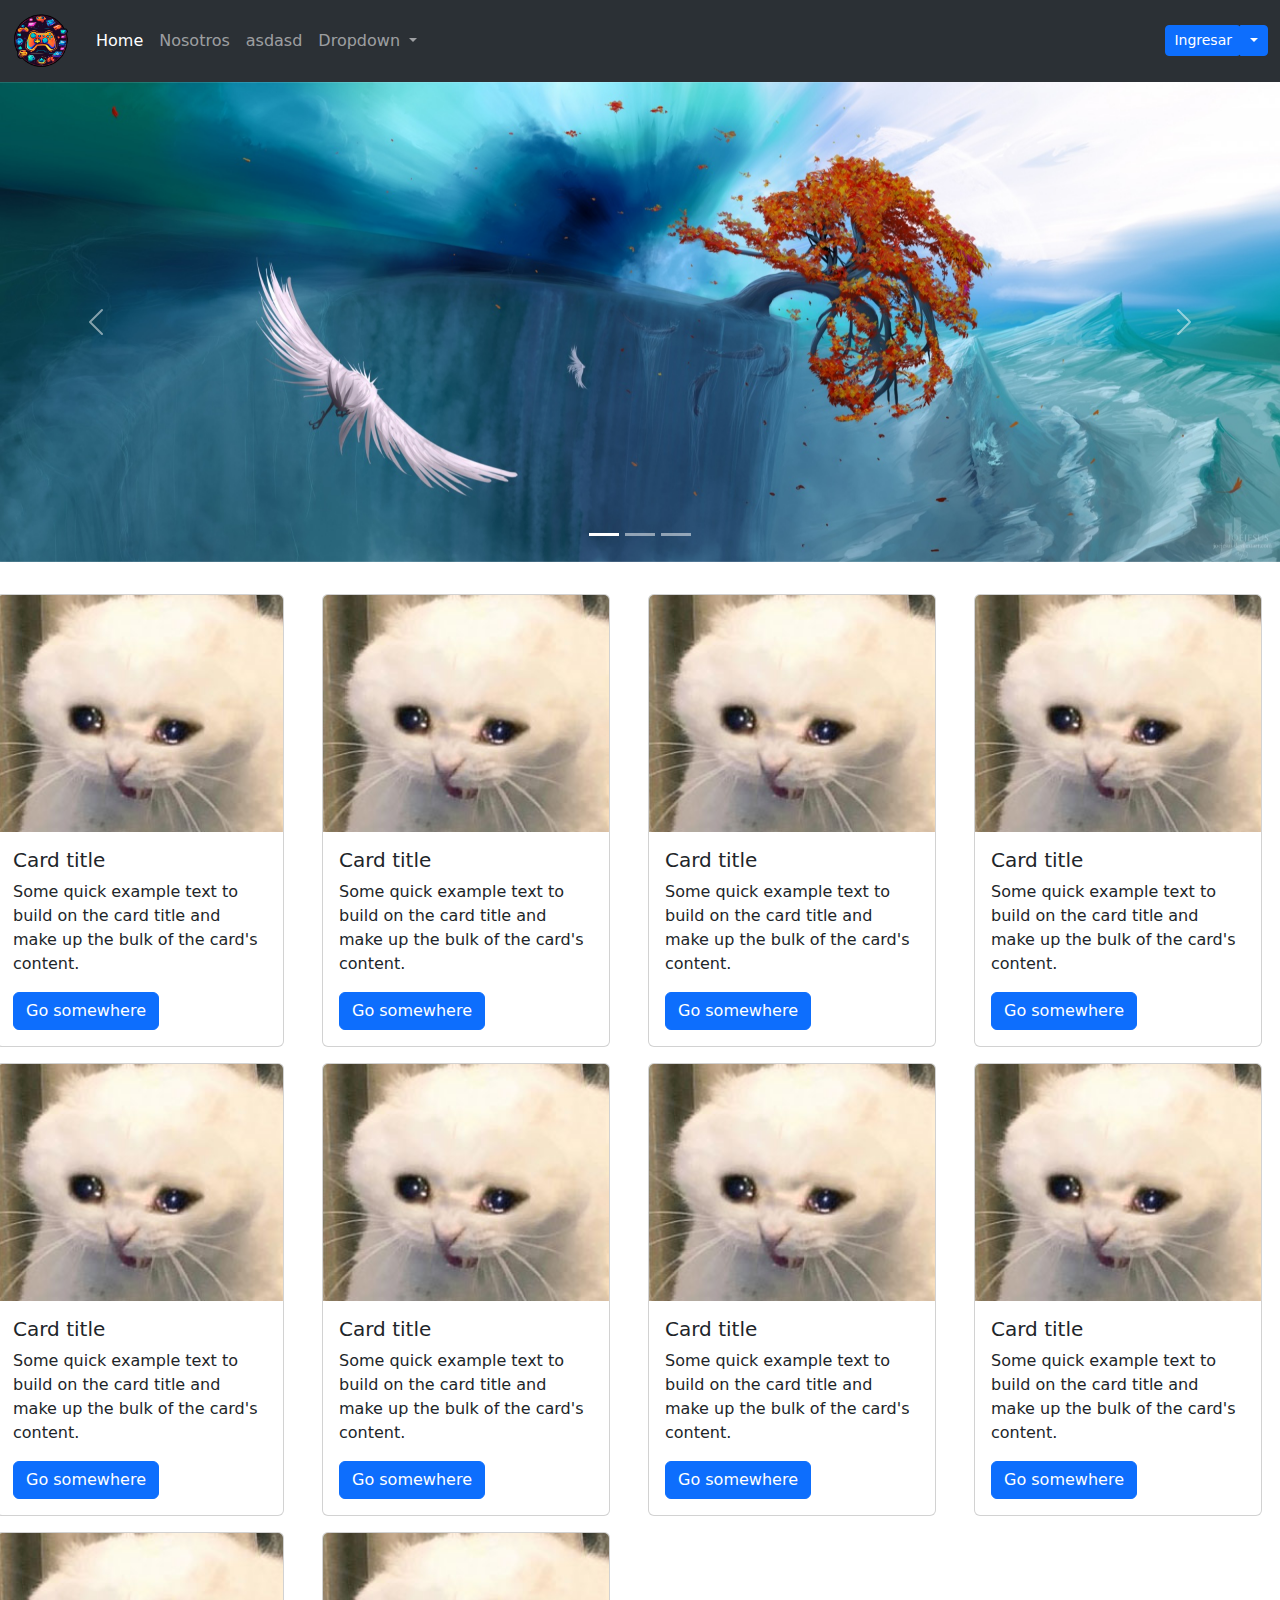
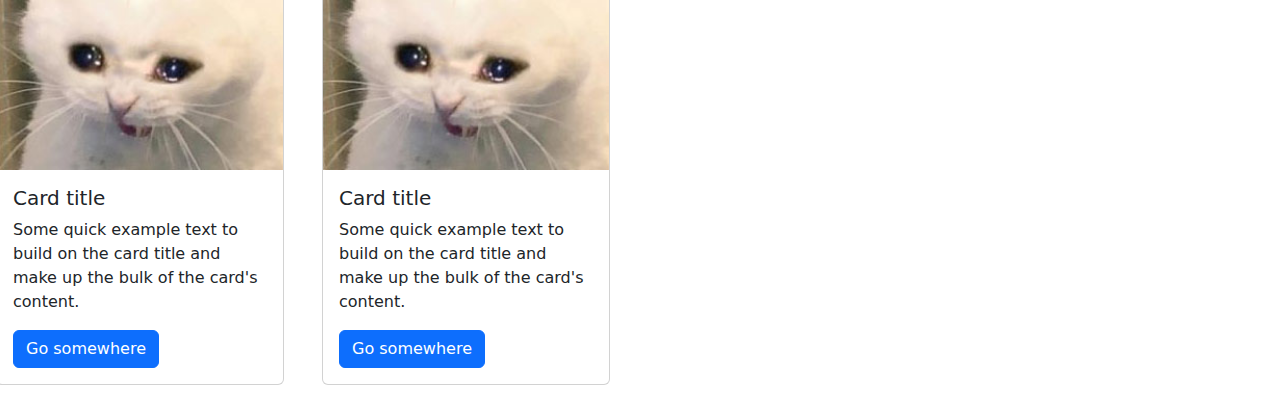
<file: Segunda Pagina/index.html>
<!doctype html>
<html lang="en">
    <head>
        <meta charset="utf-8">
        <meta name="viewport" content="width=device-width, initial-scale=1">
        <title>Tienda de juegos</title>
        <link href="https://cdn.jsdelivr.net/npm/bootstrap@5.3.3/dist/css/bootstrap.min.css" rel="stylesheet" integrity="sha384-QWTKZyjpPEjISv5WaRU9OFeRpok6YctnYmDr5pNlyT2bRjXh0JMhjY6hW+ALEwIH" crossorigin="anonymous">
        <script src="https://cdn.jsdelivr.net/npm/bootstrap@5.3.3/dist/js/bootstrap.bundle.min.js" integrity="sha384-YvpcrYf0tY3lHB60NNkmXc5s9fDVZLESaAA55NDzOxhy9GkcIdslK1eN7N6jIeHz" crossorigin="anonymous"></script>

    </head>
    <body>
        <!-- Menu Superior -->
        <div id="menu"></div>

        <!-- Slider Carrusel -->
        <div id="carouselExampleIndicators" class="carousel slide">
            <div class="carousel-indicators">
                <button type="button" data-bs-target="#carouselExampleIndicators" data-bs-slide-to="0" class="active" aria-current="true" aria-label="Slide 1"></button>
                <button type="button" data-bs-target="#carouselExampleIndicators" data-bs-slide-to="1" aria-label="Slide 2"></button>
                <button type="button" data-bs-target="#carouselExampleIndicators" data-bs-slide-to="2" aria-label="Slide 3"></button>
                </div>
                <div class="carousel-inner">

                <div class="carousel-item active" data-bs-interval="2000">
                    <img src="img/carrusel prueba.jpg" class="d-block w-100" alt="...">
                </div>

                <div class="carousel-item" data-bs-interval="2000">
                    <img src="img/carrusel prueba.jpg" class="d-block w-100" alt="...">
                </div>

                <div class="carousel-item" data-bs-interval="2000">
                    <img src="img/carrusel prueba.jpg" class="d-block w-100" alt="...">
                </div>
                </div>
                <button class="carousel-control-prev" type="button" data-bs-target="#carouselExampleIndicators" data-bs-slide="prev">
                <span class="carousel-control-prev-icon" aria-hidden="true"></span>
                <span class="visually-hidden">Previous</span>
                </button>
                <button class="carousel-control-next" type="button" data-bs-target="#carouselExampleIndicators" data-bs-slide="next">
                <span class="carousel-control-next-icon" aria-hidden="true"></span>
                <span class="visually-hidden">Next</span>
                </button>
        </div>

        <br>

        <!-- Cards para juegos -->
        <div class="row">
            <div class="col p-2 col-sm_12 col-md-6 col-l-g4 col-xl-3">
                <div class="card" style="width: 18rem;">
                    <img src="img/card test.jpg" class="card-img-top" alt="...">
                    <div class="card-body">
                    <h5 class="card-title">Card title</h5>
                    <p class="card-text">Some quick example text to build on the card title and make up the bulk of the card's content.</p>
                    <a href="#" class="btn btn-primary">Go somewhere</a>
                    </div>
                </div>
            </div>

            <div class="col p-2 col-sm_12 col-md-6 col-l-g4 col-xl-3">
                <div class="card" style="width: 18rem;">
                    <img src="img/card test.jpg" class="card-img-top" alt="...">
                    <div class="card-body">
                    <h5 class="card-title">Card title</h5>
                    <p class="card-text">Some quick example text to build on the card title and make up the bulk of the card's content.</p>
                    <a href="#" class="btn btn-primary">Go somewhere</a>
                    </div>
                </div>
            </div>

            <div class="col p-2 col-sm_12 col-md-6 col-l-g4 col-xl-3">
                <div class="card" style="width: 18rem;">
                    <img src="img/card test.jpg" class="card-img-top" alt="...">
                    <div class="card-body">
                    <h5 class="card-title">Card title</h5>
                    <p class="card-text">Some quick example text to build on the card title and make up the bulk of the card's content.</p>
                    <a href="#" class="btn btn-primary">Go somewhere</a>
                    </div>
                </div>
            </div>

            <div class="col p-2 col-sm_12 col-md-6 col-l-g4 col-xl-3">
                <div class="card" style="width: 18rem;">
                    <img src="img/card test.jpg" class="card-img-top" alt="...">
                    <div class="card-body">
                    <h5 class="card-title">Card title</h5>
                    <p class="card-text">Some quick example text to build on the card title and make up the bulk of the card's content.</p>
                    <a href="#" class="btn btn-primary">Go somewhere</a>
                    </div>
                </div>
            </div>

            <div class="col p-2 col-sm_12 col-md-6 col-l-g4 col-xl-3">
                <div class="card" style="width: 18rem;">
                    <img src="img/card test.jpg" class="card-img-top" alt="...">
                    <div class="card-body">
                    <h5 class="card-title">Card title</h5>
                    <p class="card-text">Some quick example text to build on the card title and make up the bulk of the card's content.</p>
                    <a href="#" class="btn btn-primary">Go somewhere</a>
                    </div>
                </div>
            </div>

            <div class="col p-2 col-sm_12 col-md-6 col-l-g4 col-xl-3">
                <div class="card" style="width: 18rem;">
                    <img src="img/card test.jpg" class="card-img-top" alt="...">
                    <div class="card-body">
                    <h5 class="card-title">Card title</h5>
                    <p class="card-text">Some quick example text to build on the card title and make up the bulk of the card's content.</p>
                    <a href="#" class="btn btn-primary">Go somewhere</a>
                    </div>
                </div>
            </div>

            <div class="col p-2 col-sm_12 col-md-6 col-l-g4 col-xl-3">
                <div class="card" style="width: 18rem;">
                    <img src="img/card test.jpg" class="card-img-top" alt="...">
                    <div class="card-body">
                    <h5 class="card-title">Card title</h5>
                    <p class="card-text">Some quick example text to build on the card title and make up the bulk of the card's content.</p>
                    <a href="#" class="btn btn-primary">Go somewhere</a>
                    </div>
                </div>
            </div>

            <div class="col p-2 col-sm_12 col-md-6 col-l-g4 col-xl-3">
                <div class="card" style="width: 18rem;">
                    <img src="img/card test.jpg" class="card-img-top" alt="...">
                    <div class="card-body">
                    <h5 class="card-title">Card title</h5>
                    <p class="card-text">Some quick example text to build on the card title and make up the bulk of the card's content.</p>
                    <a href="#" class="btn btn-primary">Go somewhere</a>
                    </div>
                </div>
            </div>

            <div class="col p-2 col-sm_12 col-md-6 col-l-g4 col-xl-3">
                <div class="card" style="width: 18rem;">
                    <img src="img/card test.jpg" class="card-img-top" alt="...">
                    <div class="card-body">
                    <h5 class="card-title">Card title</h5>
                    <p class="card-text">Some quick example text to build on the card title and make up the bulk of the card's content.</p>
                    <a href="#" class="btn btn-primary">Go somewhere</a>
                    </div>
                </div>
            </div>

            <div class="col p-2 col-sm_12 col-md-6 col-l-g4 col-xl-3">
                <div class="card" style="width: 18rem;">
                    <img src="img/card test.jpg" class="card-img-top" alt="...">
                    <div class="card-body">
                    <h5 class="card-title">Card title</h5>
                    <p class="card-text">Some quick example text to build on the card title and make up the bulk of the card's content.</p>
                    <a href="#" class="btn btn-primary">Go somewhere</a>
                    </div>
                </div>
            </div>

        <script src="js/script.js"></script>
    </body>
</html>
</file>
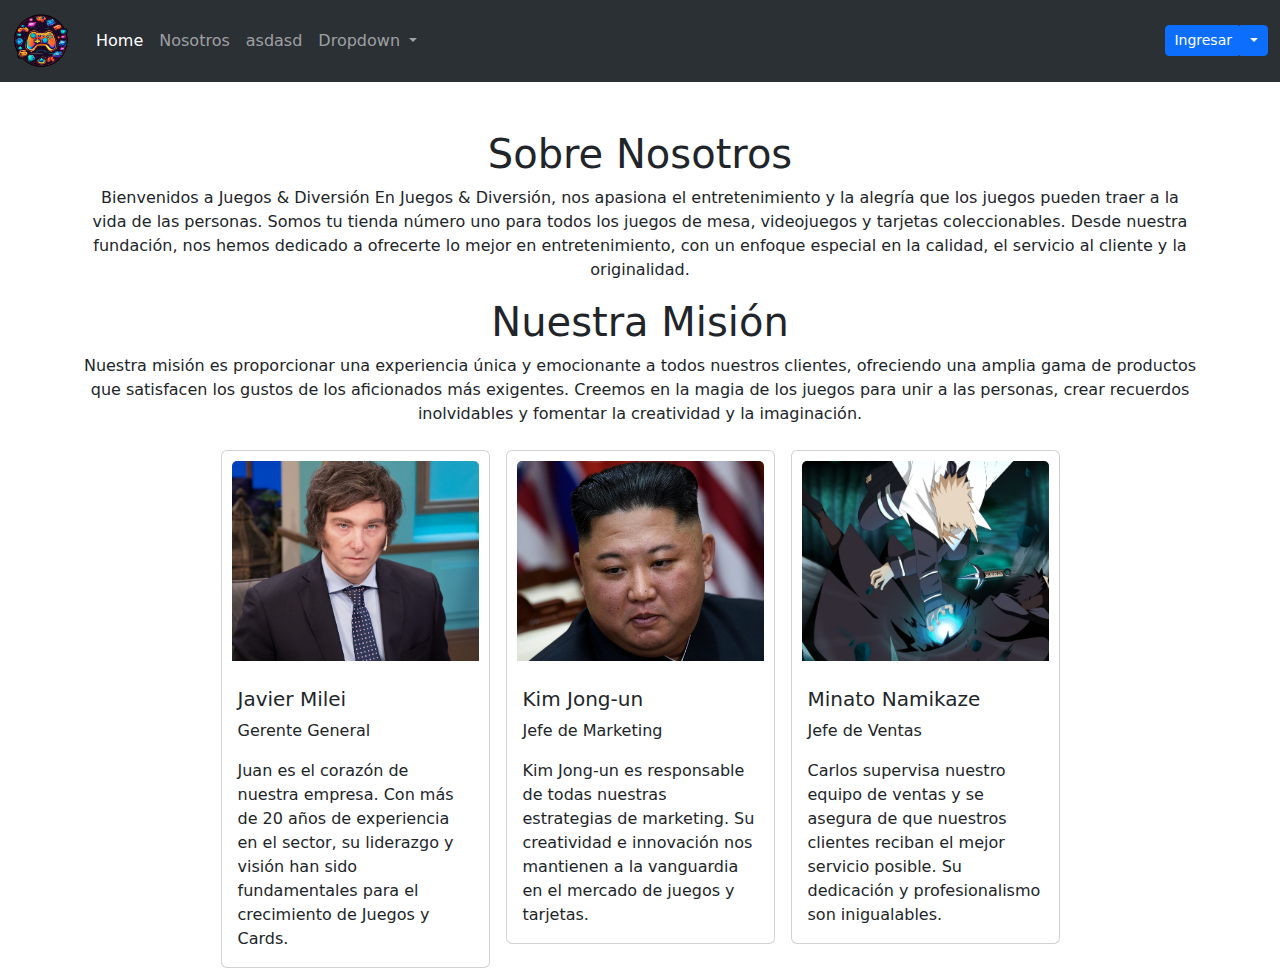
<file: Segunda Pagina/nosostros.html>
<!doctype html>
<html lang="en">
    <head>
        <meta charset="utf-8">
        <meta name="viewport" content="width=device-width, initial-scale=1">
        <title>Tienda de juegos</title>
        <link href="https://cdn.jsdelivr.net/npm/bootstrap@5.3.3/dist/css/bootstrap.min.css" rel="stylesheet" integrity="sha384-QWTKZyjpPEjISv5WaRU9OFeRpok6YctnYmDr5pNlyT2bRjXh0JMhjY6hW+ALEwIH" crossorigin="anonymous">
        <link rel="stylesheet" href="css/main.css">
    </head>
    <body>
        <div id="menu"></div>

        <div class="container mt-5 ">
            <h1 class="text-center">Sobre Nosotros</h1>
            <p class="text-center">Bienvenidos a Juegos & Diversión
                En Juegos & Diversión, nos apasiona el entretenimiento y la alegría que los juegos pueden traer a la vida de las personas. 
                Somos tu tienda número uno para todos los juegos de mesa, videojuegos y tarjetas coleccionables. Desde nuestra fundación, 
                nos hemos dedicado a ofrecerte lo mejor en entretenimiento, con un enfoque especial en la calidad, el servicio al cliente y la originalidad.
                </p>
            <h1 class="text-center">Nuestra Misión</h1>
            <p class="text-center">
                Nuestra misión es proporcionar una experiencia única y emocionante a todos nuestros clientes, 
                ofreciendo una amplia gama de productos que satisfacen los gustos de los aficionados más exigentes.
                Creemos en la magia de los juegos para unir a las personas, crear recuerdos inolvidables y fomentar la creatividad y la imaginación.
            </p>
            
            <div class="row justify-content-center">
                <div class="col p-2 col-sm_12 col-md-6 col-l-g4 col-xl-3">
                    <div class="card">
                        <img src="img/mil.jpg" class="card-img-top img-fluid" alt="Gerente General" class="img-fluid">
                        <div class="card-body">
                            <h5 class="card-title">Javier Milei</h5>
                            <p class="card-text">Gerente General</p>
                            <p class="card-text">Juan es el corazón de nuestra empresa. Con más de 20 años de experiencia en el sector, su liderazgo y visión han sido fundamentales para el crecimiento de Juegos y Cards.</p>
                        </div>
                    </div>
                </div>
                <div class="col p-2 col-sm_12 col-md-6 col-l-g4 col-xl-3">
                    <div class="card">
                        <img src="img/GettyImages-1152948850.webp" class="card-img-top img-fluid" alt="Jefe de Marketing" class="img-fluid" height="200px">
                        <div class="card-body">
                            <h5 class="card-title">Kim Jong-un</h5>
                            <p class="card-text">Jefe de Marketing</p>
                            <p class="card-text">Kim Jong-un es responsable de todas nuestras estrategias de marketing. Su creatividad e innovación nos mantienen a la vanguardia en el mercado de juegos y tarjetas.</p>
                        </div>
                    </div>
                </div>
                <div class="col p-2 col-sm_12 col-md-6 col-l-g4 col-xl-3">
                    <div class="card">
                        <img src="img/naruto-minato-namikaze-obito.jpg" class="card-img-top img-fluid" alt="Jefe de Ventas">
                        <div class="card-body">
                            <h5 class="card-title">Minato Namikaze</h5>
                            <p class="card-text">Jefe de Ventas</p>
                            <p class="card-text">Carlos supervisa nuestro equipo de ventas y se asegura de que nuestros clientes reciban el mejor servicio posible. Su dedicación y profesionalismo son inigualables.</p>
                        </div>
                    </div>
                </div>
            </div>
        </div>

        <script src="js/script.js"></script>
        <script src="https://cdn.jsdelivr.net/npm/bootstrap@5.3.3/dist/js/bootstrap.bundle.min.js" integrity="sha384-YvpcrYf0tY3lHB60NNkmXc5s9fDVZLESaAA55NDzOxhy9GkcIdslK1eN7N6jIeHz" crossorigin="anonymous"></script>
    </body>
</html>
</file>
<file: Segunda Pagina/css/main.css>
.carousel-inner{
    max-height: 39rem;
}

.card-img-top {
    margin: 10px;
    width: calc(100% - 20px);
    height: 200px;
    object-fit: cover;
}
</file>
